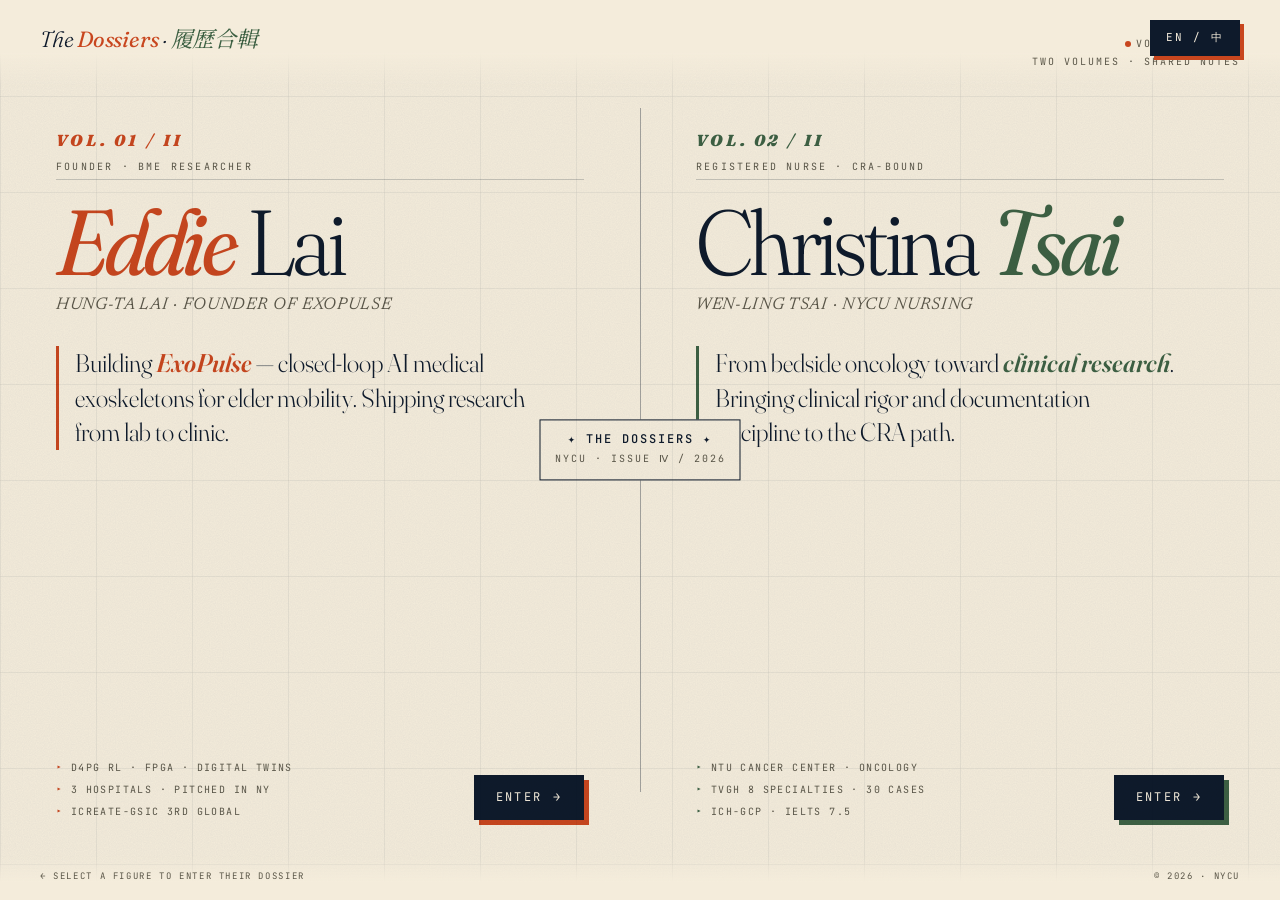
<file: index.html>
<!DOCTYPE html>
<html lang="en">
<head>
<meta charset="UTF-8">
<meta name="viewport" content="width=device-width, initial-scale=1">
<title>Dossiers · 履歷合輯 — Eddie Lai & Christina Tsai</title>
<link rel="preconnect" href="https://fonts.googleapis.com">
<link rel="preconnect" href="https://fonts.gstatic.com" crossorigin>
<link href="https://fonts.googleapis.com/css2?family=Fraunces:opsz,ital,wght@9..144,0,300;9..144,0,400;9..144,0,600;9..144,0,900;9..144,1,400&family=JetBrains+Mono:wght@300;400;500&family=Newsreader:ital,wght@0,300;0,400;1,400&family=Noto+Serif+TC:wght@300;400;600&display=swap" rel="stylesheet">
<style>
  :root {
    --ink: #0e1a2b;
    --paper: #f4ecdb;
    --eddie: #c8461e;
    --christina: #3d6043;
    --muted: #5a5648;
    --hair: rgba(14,26,43,.2);
  }
  * { box-sizing: border-box; margin: 0; padding: 0; }
  html, body { background: var(--paper); color: var(--ink); min-height: 100vh; }
  body {
    font-family: "Newsreader", "Noto Serif TC", Georgia, serif;
    position: relative;
    overflow-x: hidden;
  }
  html[lang="zh-Hant"] body { font-family: "Noto Serif TC", "Newsreader", serif; }

  /* grain + grid */
  body::before {
    content: "";
    position: fixed; inset: 0;
    pointer-events: none;
    background-image:
      url("data:image/svg+xml;utf8,<svg xmlns='http://www.w3.org/2000/svg' width='220' height='220'><filter id='n'><feTurbulence type='fractalNoise' baseFrequency='0.85' numOctaves='2' seed='5'/><feColorMatrix values='0 0 0 0 0.06  0 0 0 0 0.1 0 0 0 0 0.17  0 0 0 0.13 0'/></filter><rect width='100%' height='100%' filter='url(%23n)'/></svg>");
    mix-blend-mode: multiply;
    opacity: .5;
    z-index: 3;
  }
  body::after {
    content: "";
    position: fixed; inset: 0;
    pointer-events: none;
    background-image:
      linear-gradient(var(--hair) 1px, transparent 1px),
      linear-gradient(90deg, var(--hair) 1px, transparent 1px);
    background-size: 96px 96px;
    opacity: .28;
    z-index: 2;
  }

  /* ========== MASTHEAD ========== */
  .top {
    position: fixed;
    top: 0; left: 0; right: 0;
    z-index: 20;
    padding: 22px 40px 16px;
    display: flex;
    justify-content: space-between;
    align-items: baseline;
    background: linear-gradient(var(--paper) 60%, transparent);
    pointer-events: none;
  }
  .top > * { pointer-events: auto; }
  .title-mark {
    font-family: "Fraunces", "Noto Serif TC", serif;
    font-weight: 300;
    font-style: italic;
    font-size: 22px;
    letter-spacing: -.01em;
  }
  html[lang="zh-Hant"] .title-mark { font-style: normal; font-weight: 400; }
  .title-mark b { color: var(--eddie); font-weight: 400; }
  .title-mark i { color: var(--christina); font-weight: 400; font-style: italic; }
  .meta {
    font-family: "JetBrains Mono", monospace;
    font-size: 10px;
    letter-spacing: .2em;
    text-transform: uppercase;
    color: var(--muted);
    text-align: right;
    line-height: 1.8;
  }
  html[lang="zh-Hant"] .meta { font-family: "Noto Serif TC", monospace; letter-spacing: .08em; font-size: 11px; }
  .meta .dot {
    display: inline-block;
    width: 6px; height: 6px;
    border-radius: 50%;
    background: var(--eddie);
    margin-right: 5px;
    animation: pulse 2.2s ease-in-out infinite;
  }
  @keyframes pulse { 0%,100%{opacity:1} 50%{opacity:.3} }

  .lang-toggle {
    position: fixed;
    top: 20px;
    right: 40px;
    z-index: 30;
    background: var(--ink);
    color: var(--paper);
    border: none;
    padding: 10px 16px 11px;
    font-family: "JetBrains Mono", monospace;
    font-size: 11px;
    letter-spacing: .18em;
    cursor: pointer;
    box-shadow: 4px 4px 0 var(--eddie);
    transition: all .25s ease;
  }
  .lang-toggle:hover { transform: translate(-2px,-2px); box-shadow: 6px 6px 0 var(--eddie); }

  /* ========== SPLIT ========== */
  .split {
    display: grid;
    grid-template-columns: 1fr 1fr;
    min-height: 100vh;
    position: relative;
    z-index: 1;
  }
  .split::after {
    content: "";
    position: absolute;
    top: 12vh; bottom: 12vh;
    left: 50%;
    width: 1px;
    background: var(--ink);
    opacity: .35;
  }
  .center-seal {
    position: absolute;
    top: 50%;
    left: 50%;
    transform: translate(-50%, -50%);
    background: var(--paper);
    border: 1px solid var(--ink);
    padding: 10px 14px 12px;
    font-family: "JetBrains Mono", monospace;
    font-size: 10px;
    letter-spacing: .2em;
    color: var(--muted);
    text-align: center;
    white-space: nowrap;
    z-index: 5;
    line-height: 1.6;
  }
  html[lang="zh-Hant"] .center-seal { font-family: "Noto Serif TC", monospace; font-size: 11px; letter-spacing: .1em; }
  .center-seal b { color: var(--ink); font-weight: 500; display: block; font-size: 12px; margin-bottom: 2px; }

  .card {
    padding: 130px 56px 80px;
    display: flex;
    flex-direction: column;
    justify-content: space-between;
    position: relative;
    cursor: pointer;
    transition: background .6s ease;
    text-decoration: none;
    color: var(--ink);
    overflow: hidden;
  }
  .card::before {
    content: "";
    position: absolute;
    inset: 0;
    background: radial-gradient(circle at 50% 55%, var(--tint) 0%, transparent 60%);
    opacity: 0;
    transition: opacity .7s ease;
    pointer-events: none;
  }
  .card:hover::before { opacity: .18; }
  .card.eddie { --tint: var(--eddie); }
  .card.christina { --tint: var(--christina); }

  .card-top { position: relative; z-index: 2; }
  .card-num {
    font-family: "Fraunces", serif;
    font-weight: 900;
    font-style: italic;
    font-size: 16px;
    color: var(--tint);
    letter-spacing: .2em;
    margin-bottom: 10px;
  }
  .card-label {
    font-family: "JetBrains Mono", monospace;
    font-size: 10px;
    letter-spacing: .22em;
    text-transform: uppercase;
    color: var(--muted);
    padding-bottom: 6px;
    border-bottom: 1px solid var(--hair);
    margin-bottom: 22px;
  }
  html[lang="zh-Hant"] .card-label { font-family: "Noto Serif TC", monospace; letter-spacing: .12em; font-size: 11px; }

  .name {
    font-family: "Fraunces", "Noto Serif TC", serif;
    font-variation-settings: "opsz" 144, "SOFT" 50;
    font-weight: 300;
    font-size: clamp(56px, 7.2vw, 118px);
    line-height: .88;
    letter-spacing: -.035em;
    margin-bottom: 14px;
    transition: transform .7s cubic-bezier(.2,.7,.2,1);
  }
  html[lang="zh-Hant"] .name {
    font-family: "Noto Serif TC", serif;
    font-weight: 300;
    letter-spacing: .03em;
    font-size: clamp(52px, 6.6vw, 108px);
  }
  .name em {
    font-style: italic;
    font-weight: 400;
    color: var(--tint);
  }
  html[lang="zh-Hant"] .name em { font-style: normal; font-weight: 600; }
  .card:hover .name { transform: translateX(6px); }

  .role {
    font-family: "Newsreader", "Noto Serif TC", serif;
    font-style: italic;
    font-size: 17px;
    color: var(--muted);
    margin-bottom: 32px;
    letter-spacing: .04em;
    text-transform: uppercase;
  }
  html[lang="zh-Hant"] .role { font-style: normal; text-transform: none; letter-spacing: .1em; font-size: 16px; }

  .pitch {
    font-family: "Fraunces", "Noto Serif TC", serif;
    font-variation-settings: "opsz" 144;
    font-weight: 300;
    font-size: clamp(20px, 2vw, 26px);
    line-height: 1.35;
    max-width: 480px;
    padding-left: 16px;
    border-left: 3px solid var(--tint);
    margin-bottom: 34px;
  }
  html[lang="zh-Hant"] .pitch {
    font-family: "Noto Serif TC", serif;
    font-weight: 400;
    line-height: 1.6;
    font-size: clamp(17px, 1.7vw, 21px);
  }
  .pitch b { color: var(--tint); font-weight: 600; font-style: italic; }
  html[lang="zh-Hant"] .pitch b { font-style: normal; }

  .card-bottom {
    position: relative;
    z-index: 2;
    display: flex;
    justify-content: space-between;
    align-items: flex-end;
    gap: 24px;
  }
  .highlights {
    display: flex;
    flex-direction: column;
    gap: 5px;
    font-family: "JetBrains Mono", monospace;
    font-size: 10px;
    letter-spacing: .14em;
    text-transform: uppercase;
    color: var(--muted);
    max-width: 60%;
    line-height: 1.7;
  }
  html[lang="zh-Hant"] .highlights {
    font-family: "Noto Serif TC", monospace;
    letter-spacing: .05em;
    font-size: 12px;
    text-transform: none;
  }
  .highlights span::before {
    content: "▸ ";
    color: var(--tint);
  }

  .enter {
    display: inline-flex;
    align-items: center;
    gap: 10px;
    font-family: "JetBrains Mono", monospace;
    font-size: 12px;
    letter-spacing: .2em;
    text-transform: uppercase;
    padding: 14px 22px 15px;
    background: var(--ink);
    color: var(--paper);
    box-shadow: 5px 5px 0 var(--tint);
    transition: all .3s ease;
    white-space: nowrap;
  }
  html[lang="zh-Hant"] .enter { font-family: "Noto Serif TC", monospace; font-size: 13px; letter-spacing: .1em; }
  .card:hover .enter {
    transform: translate(-3px, -3px);
    box-shadow: 8px 8px 0 var(--tint);
  }
  .enter .arrow { transition: transform .3s ease; }
  .card:hover .enter .arrow { transform: translateX(4px); }

  /* ========== FOOTER ========== */
  .foot {
    position: fixed;
    bottom: 0; left: 0; right: 0;
    z-index: 20;
    padding: 14px 40px 18px;
    display: flex;
    justify-content: space-between;
    font-family: "JetBrains Mono", monospace;
    font-size: 9px;
    letter-spacing: .18em;
    text-transform: uppercase;
    color: var(--muted);
    background: linear-gradient(transparent, var(--paper) 60%);
    pointer-events: none;
  }
  html[lang="zh-Hant"] .foot { font-family: "Noto Serif TC", monospace; letter-spacing: .08em; font-size: 10px; text-transform: none; }
  .foot > * { pointer-events: auto; }

  /* ========== RESPONSIVE ========== */
  @media (max-width: 900px) {
    .split { grid-template-columns: 1fr; }
    .split::after { display: none; }
    .center-seal { display: none; }
    .card { padding: 110px 32px 60px; min-height: 100vh; border-bottom: 1px solid var(--ink); }
    .card.christina { border-bottom: none; }
    .top { padding: 18px 24px 12px; }
    .lang-toggle { top: 16px; right: 24px; }
    .foot { padding: 12px 24px 14px; font-size: 8px; }
  }
</style>
</head>
<body>

<header class="top">
  <div class="title-mark" data-zh="<b>履歷</b> 合輯 · <i>The Dossiers</i>">The <b>Dossiers</b> · <i>履歷合輯</i></div>
  <div class="meta">
    <span class="dot"></span>VOL. I / 2026<br>
    <span data-zh="兩份履歷 · 共同筆記">TWO VOLUMES · SHARED NOTES</span>
  </div>
</header>

<button class="lang-toggle" id="langToggle"><span class="curr">EN</span> / 中</button>

<main class="split">

  <a class="card eddie" href="eddie.html">
    <div class="card-top">
      <div class="card-num">VOL. 01 / II</div>
      <div class="card-label" data-zh="創辦人 · 生醫工程研究者">Founder · BME Researcher</div>
      <div class="name" data-zh="賴<em>宏達</em>"><em>Eddie</em> Lai</div>
      <div class="role" data-zh="賴宏達 · Founder of ExoPulse">Hung-Ta Lai · Founder of ExoPulse</div>
      <p class="pitch" data-zh="正在打造 <b>ExoPulse</b> — 面向長者行動力的閉環式 AI 醫療外骨骼。從實驗室推進到臨床。">
        Building <b>ExoPulse</b> — closed-loop AI medical exoskeletons for elder mobility. Shipping research from lab to clinic.
      </p>
    </div>
    <div class="card-bottom">
      <div class="highlights">
        <span data-zh="D4PG 強化學習 · FPGA · 數位分身">D4PG RL · FPGA · Digital Twins</span>
        <span data-zh="3 間醫院合作 · Pitch in NY">3 Hospitals · Pitched in NY</span>
        <span data-zh="iCREATE-GSIC 全球第三">iCREATE-GSIC 3rd Global</span>
      </div>
      <span class="enter">
        <span data-zh="閱讀">Enter</span>
        <span class="arrow">→</span>
      </span>
    </div>
  </a>

  <a class="card christina" href="christina.html">
    <div class="card-top">
      <div class="card-num">VOL. 02 / II</div>
      <div class="card-label" data-zh="註冊護理師 · 邁向 CRA">Registered Nurse · CRA-Bound</div>
      <div class="name" data-zh="蔡<em>汶伶</em>">Christina <em>Tsai</em></div>
      <div class="role" data-zh="蔡汶伶 · 陽明交大護理">Wen-Ling Tsai · NYCU Nursing</div>
      <p class="pitch" data-zh="從腫瘤科臨床護理出發，邁向 <b>臨床研究</b>。將臨床嚴謹與文件紀律帶入 CRA 之路。">
        From bedside oncology toward <b>clinical research</b>. Bringing clinical rigor and documentation discipline to the CRA path.
      </p>
    </div>
    <div class="card-bottom">
      <div class="highlights">
        <span data-zh="台大癌醫中心 · 腫瘤外科">NTU Cancer Center · Oncology</span>
        <span data-zh="北榮 8 科輪調 · 約 30 位個案">TVGH 8 Specialties · 30 Cases</span>
        <span data-zh="ICH-GCP · IELTS 7.5">ICH-GCP · IELTS 7.5</span>
      </div>
      <span class="enter">
        <span data-zh="閱讀">Enter</span>
        <span class="arrow">→</span>
      </span>
    </div>
  </a>

  <div class="center-seal">
    <b data-zh="✦ 履歷合輯 ✦">✦ THE DOSSIERS ✦</b>
    <span data-zh="NYCU · 2026 第四期">NYCU · ISSUE Ⅳ / 2026</span>
  </div>

</main>

<footer class="foot">
  <span data-zh="← 選擇人物以進入其 dossier">← Select a figure to enter their dossier</span>
  <span>© 2026 · NYCU</span>
</footer>

<script>
  // Language toggle — shared with sub-pages via localStorage
  const translatable = document.querySelectorAll('[data-zh]');
  translatable.forEach(el => { el.dataset.en = el.innerHTML; });

  const toggle = document.getElementById('langToggle');

  function setLang(lang) {
    translatable.forEach(el => {
      el.innerHTML = el.dataset[lang === 'zh' ? 'zh' : 'en'];
    });
    document.documentElement.lang = lang === 'zh' ? 'zh-Hant' : 'en';
    toggle.innerHTML = lang === 'zh'
      ? 'EN / <span class="curr">中</span>'
      : '<span class="curr">EN</span> / 中';
    try { localStorage.setItem('lang', lang); } catch(e) {}
  }

  toggle.addEventListener('click', () => {
    const curr = document.documentElement.lang === 'zh-Hant' ? 'zh' : 'en';
    setLang(curr === 'en' ? 'zh' : 'en');
  });

  try {
    const saved = localStorage.getItem('lang');
    if (saved === 'zh') setLang('zh');
  } catch(e) {}
</script>
</body>
</html>
</file>
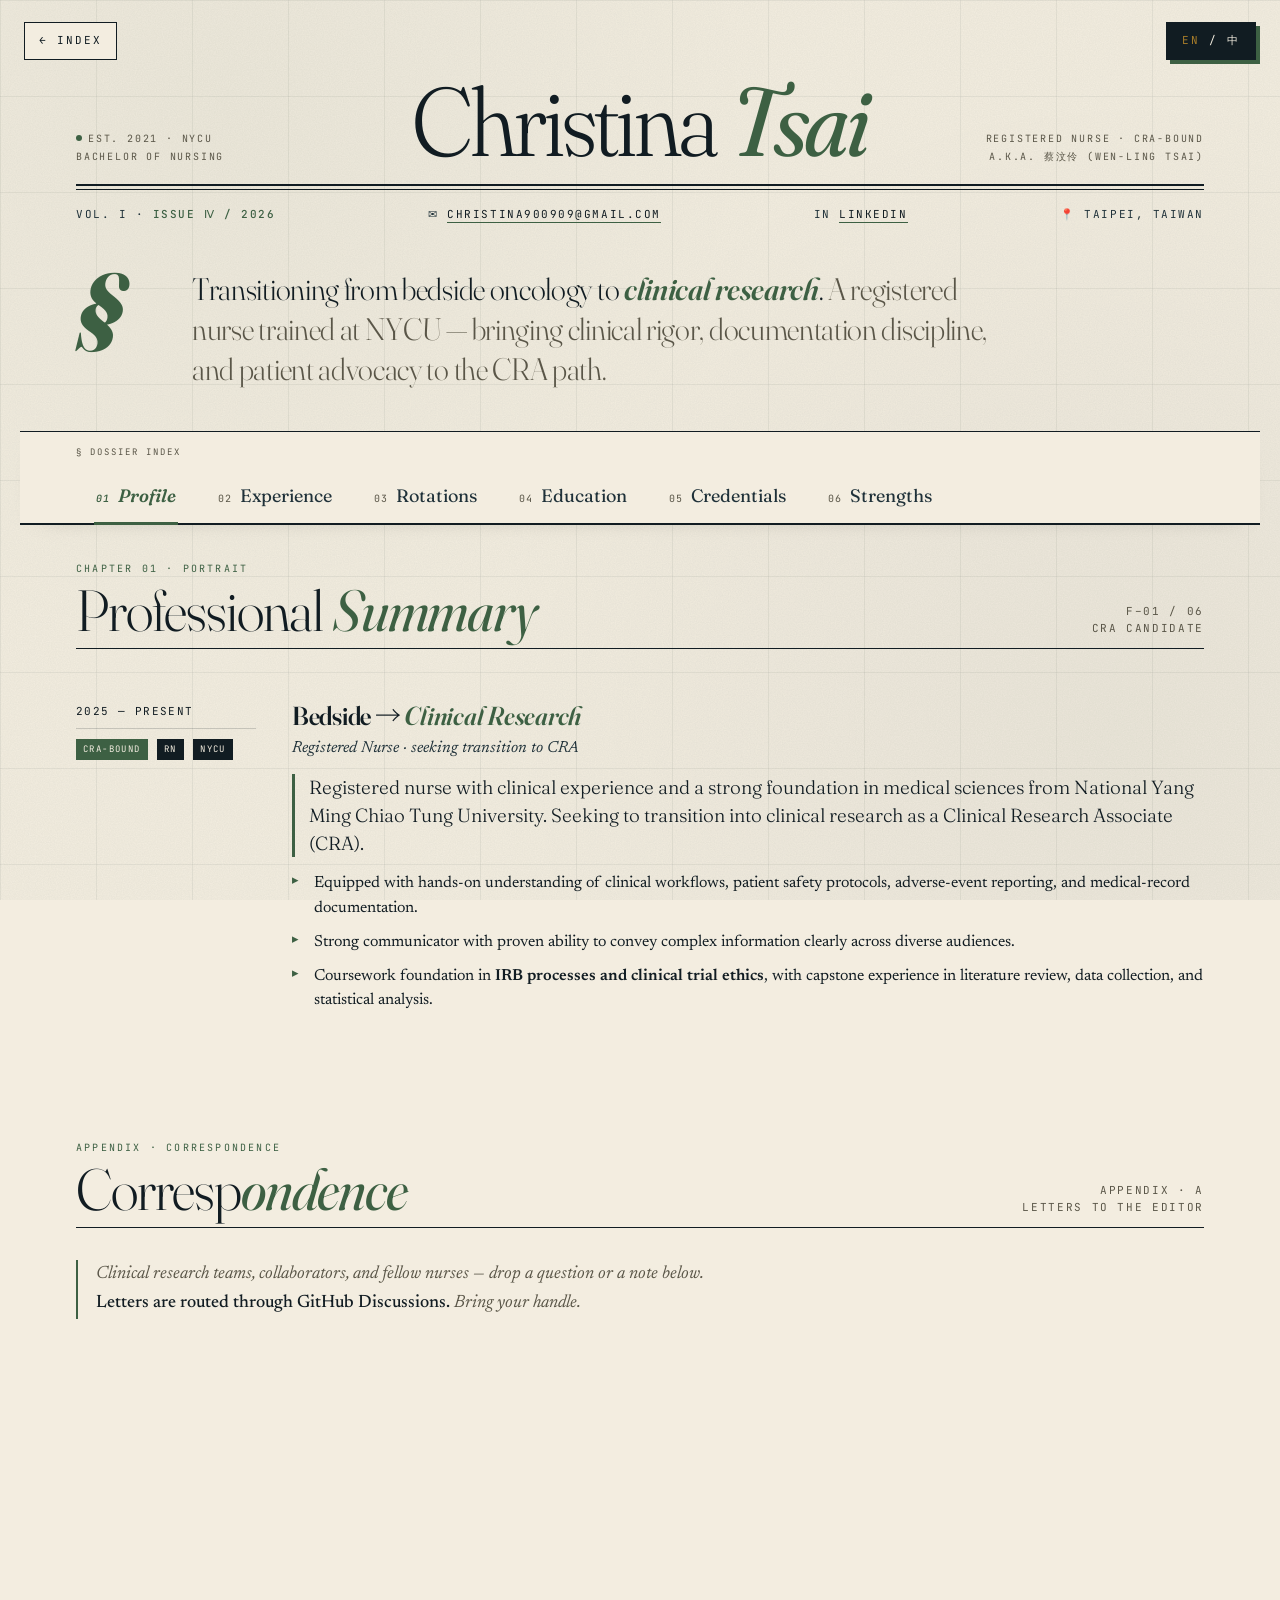
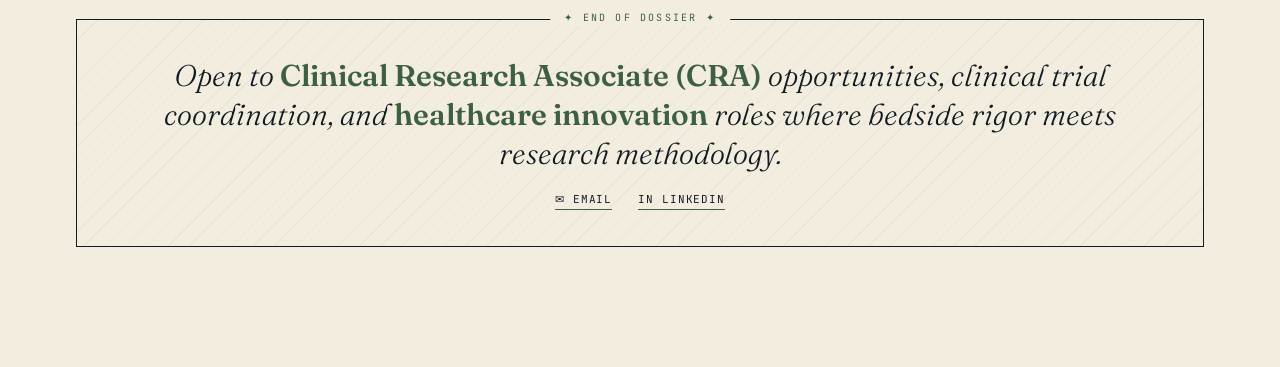
<file: christina.html>
<!DOCTYPE html>
<html lang="en">
<head>
<meta charset="UTF-8">
<meta name="viewport" content="width=device-width, initial-scale=1">
<title>Christina Tsai (蔡汶伶) — Clinical Dossier</title>
<link rel="preconnect" href="https://fonts.googleapis.com">
<link rel="preconnect" href="https://fonts.gstatic.com" crossorigin>
<link href="https://fonts.googleapis.com/css2?family=Fraunces:opsz,ital,wght@9..144,0,300;9..144,0,400;9..144,0,600;9..144,0,900;9..144,1,400&family=Newsreader:ital,wght@0,300;0,400;0,500;1,400&family=JetBrains+Mono:wght@300;400;500&family=Noto+Serif+TC:wght@300;400;600;900&display=swap" rel="stylesheet">
<style>
  :root {
    --ink: #111c22;
    --ink-2: #1f3139;
    --paper: #f3ede0;
    --paper-2: #e8dfca;
    --accent: #3d6043;       /* deep forest — Christina's signature */
    --accent-2: #a87d2a;     /* brass */
    --muted: #5a5648;
    --hair: rgba(17,28,34,.18);
  }

  * { box-sizing: border-box; margin: 0; padding: 0; }
  html, body { background: var(--paper); color: var(--ink); }
  body {
    font-family: "Newsreader", "Noto Serif TC", Georgia, serif;
    font-size: 17px;
    line-height: 1.55;
    font-weight: 400;
    min-height: 100vh;
    position: relative;
    overflow-x: hidden;
  }
  html[lang="zh-Hant"] body {
    font-family: "Noto Serif TC", "Newsreader", Georgia, serif;
    font-size: 16.5px;
    line-height: 1.7;
  }

  body::before {
    content: "";
    position: fixed; inset: 0;
    pointer-events: none;
    background-image:
      radial-gradient(circle at 18% 12%, rgba(61,96,67,.07), transparent 42%),
      radial-gradient(circle at 88% 82%, rgba(17,28,34,.07), transparent 48%),
      url("data:image/svg+xml;utf8,<svg xmlns='http://www.w3.org/2000/svg' width='220' height='220'><filter id='n'><feTurbulence type='fractalNoise' baseFrequency='0.85' numOctaves='2' seed='7'/><feColorMatrix values='0 0 0 0 0.06  0 0 0 0 0.12 0 0 0 0 0.09  0 0 0 0.13 0'/></filter><rect width='100%' height='100%' filter='url(%23n)'/></svg>");
    mix-blend-mode: multiply;
    opacity: .5;
    z-index: 1;
  }
  body::after {
    content: "";
    position: fixed; inset: 0;
    pointer-events: none;
    background-image:
      linear-gradient(var(--hair) 1px, transparent 1px),
      linear-gradient(90deg, var(--hair) 1px, transparent 1px);
    background-size: 96px 96px;
    opacity: .32;
    z-index: 0;
  }

  .shell {
    position: relative;
    z-index: 2;
    max-width: 1240px;
    margin: 0 auto;
    padding: 48px 56px 120px;
  }

  /* ============ TOP BAR (back + lang) ============ */
  .top-bar {
    position: fixed;
    top: 22px;
    left: 0; right: 0;
    z-index: 50;
    display: flex;
    justify-content: space-between;
    padding: 0 24px;
    pointer-events: none;
  }
  .top-bar > * { pointer-events: auto; }
  .back-link {
    background: var(--paper);
    color: var(--ink);
    border: 1px solid var(--ink);
    padding: 9px 14px 10px;
    font-family: "JetBrains Mono", monospace;
    font-size: 11px;
    letter-spacing: .18em;
    text-transform: uppercase;
    text-decoration: none;
    transition: all .25s ease;
  }
  .back-link:hover {
    background: var(--ink);
    color: var(--paper);
  }
  html[lang="zh-Hant"] .back-link {
    font-family: "Noto Serif TC", monospace;
    font-size: 12px;
    letter-spacing: .08em;
  }
  .lang-toggle {
    background: var(--ink);
    color: var(--paper);
    border: none;
    padding: 10px 16px 11px;
    font-family: "JetBrains Mono", monospace;
    font-size: 11px;
    letter-spacing: .18em;
    cursor: pointer;
    box-shadow: 4px 4px 0 var(--accent);
    transition: transform .25s ease, box-shadow .25s ease;
  }
  .lang-toggle:hover { transform: translate(-2px,-2px); box-shadow: 6px 6px 0 var(--accent); }
  .lang-toggle:active { transform: translate(2px,2px); box-shadow: 2px 2px 0 var(--accent); }
  .lang-toggle .curr { color: var(--accent-2); }

  /* ============ MASTHEAD ============ */
  .masthead {
    display: grid;
    grid-template-columns: 1fr auto 1fr;
    align-items: end;
    gap: 24px;
    padding-top: 30px;
    padding-bottom: 18px;
    border-bottom: 2px solid var(--ink);
    position: relative;
  }
  .masthead::after {
    content: "";
    position: absolute;
    left: 0; right: 0; bottom: -6px;
    border-bottom: 1px solid var(--ink);
  }
  .mast-meta {
    font-family: "JetBrains Mono", monospace;
    font-size: 10px;
    letter-spacing: .18em;
    text-transform: uppercase;
    color: var(--muted);
    line-height: 1.8;
  }
  html[lang="zh-Hant"] .mast-meta {
    font-family: "Noto Serif TC", monospace;
    letter-spacing: .08em;
    font-size: 11px;
  }
  .mast-meta.right { text-align: right; }
  .mast-meta .dot {
    display: inline-block;
    width: 6px; height: 6px;
    background: var(--accent);
    border-radius: 50%;
    margin-right: 6px;
    transform: translateY(-1px);
    animation: pulse 2.2s ease-in-out infinite;
  }
  @keyframes pulse { 0%,100%{opacity:1} 50%{opacity:.3} }

  .wordmark {
    font-family: "Fraunces", "Noto Serif TC", serif;
    font-variation-settings: "opsz" 144, "SOFT" 50;
    font-weight: 300;
    font-size: clamp(52px, 7.6vw, 104px);
    line-height: .9;
    letter-spacing: -.03em;
    text-align: center;
    white-space: nowrap;
  }
  html[lang="zh-Hant"] .wordmark {
    font-family: "Noto Serif TC", "Fraunces", serif;
    font-weight: 300;
    letter-spacing: .04em;
  }
  .wordmark em {
    font-style: italic;
    font-weight: 400;
    color: var(--accent);
  }
  html[lang="zh-Hant"] .wordmark em { font-style: normal; font-weight: 600; }

  .subline {
    margin-top: 20px;
    display: flex;
    justify-content: space-between;
    align-items: baseline;
    flex-wrap: wrap;
    gap: 12px;
    font-family: "JetBrains Mono", monospace;
    font-size: 11px;
    letter-spacing: .14em;
    text-transform: uppercase;
    color: var(--ink-2);
  }
  html[lang="zh-Hant"] .subline {
    font-family: "Noto Serif TC", monospace;
    letter-spacing: .04em;
  }
  .subline .issue { color: var(--accent); font-weight: 500; }

  /* ============ TAGLINE ============ */
  .tagline {
    margin: 46px 0 42px;
    display: grid;
    grid-template-columns: 80px 1fr;
    gap: 36px;
    align-items: start;
  }
  .tagline .num {
    font-family: "Fraunces", serif;
    font-weight: 900;
    font-size: 86px;
    line-height: .8;
    color: var(--accent);
    font-style: italic;
  }
  .tagline p {
    font-family: "Fraunces", "Noto Serif TC", serif;
    font-variation-settings: "opsz" 144;
    font-weight: 300;
    font-size: clamp(22px, 2.5vw, 31px);
    line-height: 1.3;
    letter-spacing: -.01em;
    max-width: 820px;
  }
  html[lang="zh-Hant"] .tagline p {
    font-family: "Noto Serif TC", "Fraunces", serif;
    line-height: 1.55;
    font-weight: 400;
  }
  .tagline p b { font-weight: 600; font-style: italic; color: var(--accent); }
  html[lang="zh-Hant"] .tagline p b { font-style: normal; }
  .tagline p .thin { color: var(--muted); }

  /* ============ TABS ============ */
  .tabs {
    position: sticky;
    top: 0;
    z-index: 20;
    background: var(--paper);
    padding: 14px 0 0;
    margin: 0 -56px 36px;
    padding-left: 56px;
    padding-right: 56px;
    border-top: 1px solid var(--ink);
    border-bottom: 2px solid var(--ink);
    box-shadow: 0 10px 24px -24px rgba(17,28,34,.5);
  }
  .tabs::before {
    content: "§ DOSSIER INDEX";
    display: block;
    font-family: "JetBrains Mono", monospace;
    font-size: 9px;
    letter-spacing: .22em;
    color: var(--muted);
    margin-bottom: 10px;
  }
  html[lang="zh-Hant"] .tabs::before {
    content: "§ 內容索引";
    font-family: "Noto Serif TC", monospace;
    font-size: 11px;
    letter-spacing: .2em;
  }
  .tab-list {
    display: flex;
    flex-wrap: wrap;
    gap: 2px;
    list-style: none;
    position: relative;
  }
  .tab-btn {
    appearance: none;
    background: transparent;
    border: none;
    color: var(--ink-2);
    font-family: "Fraunces", "Noto Serif TC", serif;
    font-weight: 400;
    font-size: 18px;
    padding: 14px 20px 16px;
    cursor: pointer;
    position: relative;
    transition: color .35s ease;
    display: flex;
    align-items: baseline;
    gap: 8px;
  }
  html[lang="zh-Hant"] .tab-btn {
    font-family: "Noto Serif TC", serif;
    letter-spacing: .05em;
  }
  .tab-btn .idx {
    font-family: "JetBrains Mono", monospace;
    font-size: 10px;
    color: var(--muted);
    letter-spacing: .1em;
  }
  .tab-btn:hover { color: var(--accent); }
  .tab-btn::after {
    content: "";
    position: absolute;
    left: 18px; right: 18px; bottom: -2px;
    height: 3px;
    background: var(--accent);
    transform: scaleX(0);
    transform-origin: left center;
    transition: transform .45s cubic-bezier(.7,.1,.2,1);
  }
  .tab-btn.active { color: var(--accent); font-style: italic; font-weight: 600; }
  html[lang="zh-Hant"] .tab-btn.active { font-style: normal; font-weight: 700; }
  .tab-btn.active .idx { color: var(--accent); }
  .tab-btn.active::after { transform: scaleX(1); }

  /* ============ PANELS ============ */
  .panels { position: relative; }
  .panel { display: none; animation: rise .7s cubic-bezier(.2,.7,.2,1) both; }
  .panel.active { display: block; }
  @keyframes rise {
    0% { opacity: 0; transform: translateY(18px); filter: blur(4px); }
    100% { opacity: 1; transform: none; filter: none; }
  }
  .panel > * { animation: rise .7s cubic-bezier(.2,.7,.2,1) both; }
  .panel > *:nth-child(1) { animation-delay: .05s; }
  .panel > *:nth-child(2) { animation-delay: .15s; }
  .panel > *:nth-child(3) { animation-delay: .25s; }
  .panel > *:nth-child(4) { animation-delay: .35s; }
  .panel > *:nth-child(5) { animation-delay: .45s; }

  .sec-head {
    display: grid;
    grid-template-columns: auto 1fr auto;
    align-items: end;
    gap: 24px;
    padding-bottom: 10px;
    margin-bottom: 28px;
    border-bottom: 1px solid var(--ink);
  }
  .sec-head .kicker {
    font-family: "JetBrains Mono", monospace;
    font-size: 10px;
    letter-spacing: .22em;
    color: var(--accent);
    text-transform: uppercase;
    display: block;
    margin-bottom: 6px;
  }
  html[lang="zh-Hant"] .sec-head .kicker {
    font-family: "Noto Serif TC", monospace;
    font-size: 12px;
    letter-spacing: .18em;
  }
  .sec-head h2 {
    font-family: "Fraunces", "Noto Serif TC", serif;
    font-variation-settings: "opsz" 144;
    font-weight: 300;
    font-size: clamp(36px, 5vw, 58px);
    line-height: .95;
    letter-spacing: -.02em;
  }
  html[lang="zh-Hant"] .sec-head h2 {
    font-family: "Noto Serif TC", serif;
    font-weight: 400;
    letter-spacing: .04em;
  }
  .sec-head h2 em { font-style: italic; color: var(--accent); font-weight: 400; }
  html[lang="zh-Hant"] .sec-head h2 em { font-style: normal; font-weight: 600; }
  .sec-head .folio {
    font-family: "JetBrains Mono", monospace;
    font-size: 11px;
    color: var(--muted);
    letter-spacing: .15em;
    text-align: right;
    line-height: 1.6;
  }
  html[lang="zh-Hant"] .sec-head .folio {
    font-family: "Noto Serif TC", monospace;
    letter-spacing: .08em;
  }

  .block {
    display: grid;
    grid-template-columns: 180px 1fr;
    gap: 36px;
    padding: 24px 0 28px;
    border-bottom: 1px dashed var(--hair);
  }
  .block:last-child { border-bottom: none; }
  .block-side {
    font-family: "JetBrains Mono", monospace;
    font-size: 10px;
    letter-spacing: .14em;
    text-transform: uppercase;
    color: var(--muted);
    line-height: 1.9;
  }
  html[lang="zh-Hant"] .block-side {
    font-family: "Noto Serif TC", monospace;
    font-size: 12px;
    letter-spacing: .06em;
  }
  .block-side .date {
    display: block;
    color: var(--ink);
    font-size: 11px;
    margin-bottom: 8px;
    padding-bottom: 6px;
    border-bottom: 1px solid var(--hair);
  }
  html[lang="zh-Hant"] .block-side .date { font-size: 13px; }
  .block-side .tag {
    display: inline-block;
    padding: 2px 7px;
    background: var(--ink);
    color: var(--paper);
    margin: 2px 2px 2px 0;
    font-size: 9px;
  }
  html[lang="zh-Hant"] .block-side .tag { font-size: 11px; padding: 2px 8px; }
  .block-side .tag.accent { background: var(--accent); }

  .block-body h3 {
    font-family: "Fraunces", "Noto Serif TC", serif;
    font-variation-settings: "opsz" 144;
    font-weight: 600;
    font-size: 26px;
    line-height: 1.18;
    letter-spacing: -.01em;
    margin-bottom: 4px;
  }
  html[lang="zh-Hant"] .block-body h3 {
    font-family: "Noto Serif TC", serif;
    letter-spacing: .02em;
  }
  .block-body h3 em { font-style: italic; color: var(--accent); }
  html[lang="zh-Hant"] .block-body h3 em { font-style: normal; }
  .block-body .role {
    font-family: "Newsreader", "Noto Serif TC", serif;
    font-style: italic;
    color: var(--ink-2);
    font-size: 16px;
    margin-bottom: 14px;
  }
  html[lang="zh-Hant"] .block-body .role { font-style: normal; font-size: 15px; }
  .block-body .lede {
    font-family: "Fraunces", "Noto Serif TC", serif;
    font-weight: 300;
    font-size: 19px;
    line-height: 1.45;
    color: var(--ink);
    margin-bottom: 14px;
    padding-left: 14px;
    border-left: 3px solid var(--accent);
  }
  html[lang="zh-Hant"] .block-body .lede {
    font-family: "Noto Serif TC", serif;
    font-weight: 400;
    font-size: 17px;
    line-height: 1.65;
  }
  .block-body ul { list-style: none; padding: 0; }
  .block-body li {
    position: relative;
    padding-left: 22px;
    margin-bottom: 9px;
    font-size: 16px;
    line-height: 1.55;
  }
  html[lang="zh-Hant"] .block-body li { font-size: 15.5px; line-height: 1.75; }
  .block-body li::before {
    content: "▸";
    position: absolute;
    left: 0; top: 0;
    color: var(--accent);
    font-size: 13px;
  }
  .block-body li b { color: var(--ink); font-weight: 600; }

  a {
    color: var(--ink);
    text-decoration: none;
    border-bottom: 1px solid var(--accent);
    padding-bottom: 1px;
    transition: all .25s ease;
  }
  a:hover { color: var(--accent); background: rgba(61,96,67,.1); }

  .sub-role {
    margin-top: 22px;
    padding-top: 14px;
    border-top: 1px dotted var(--hair);
  }
  .sub-role:first-child { margin-top: 0; padding-top: 0; border-top: none; }
  .sub-role h4 {
    font-family: "Fraunces", "Noto Serif TC", serif;
    font-weight: 600;
    font-style: italic;
    font-size: 19px;
    color: var(--ink);
    margin-bottom: 8px;
  }
  html[lang="zh-Hant"] .sub-role h4 {
    font-family: "Noto Serif TC", serif;
    font-style: normal;
    font-size: 17px;
  }
  .sub-role h4::before {
    content: "❋ ";
    color: var(--accent-2);
    font-style: normal;
  }

  /* SKILLS GRID */
  .skills-grid {
    display: grid;
    grid-template-columns: repeat(auto-fit, minmax(280px, 1fr));
    gap: 2px;
    background: var(--ink);
    border: 1px solid var(--ink);
    margin: 8px 0 40px;
  }
  .skill-card {
    background: var(--paper);
    padding: 22px 24px 26px;
    position: relative;
  }
  .skill-card::before {
    content: attr(data-num);
    position: absolute;
    top: 16px; right: 18px;
    font-family: "JetBrains Mono", monospace;
    font-size: 10px;
    color: var(--muted);
    letter-spacing: .1em;
  }
  .skill-card h4 {
    font-family: "JetBrains Mono", monospace;
    font-size: 10px;
    letter-spacing: .22em;
    text-transform: uppercase;
    color: var(--accent);
    margin-bottom: 10px;
  }
  html[lang="zh-Hant"] .skill-card h4 {
    font-family: "Noto Serif TC", monospace;
    font-size: 12px;
    letter-spacing: .14em;
  }
  .skill-card p {
    font-family: "Fraunces", "Noto Serif TC", serif;
    font-weight: 400;
    font-size: 16.5px;
    line-height: 1.45;
    color: var(--ink);
  }
  html[lang="zh-Hant"] .skill-card p {
    font-family: "Noto Serif TC", serif;
    font-size: 15.5px;
    line-height: 1.65;
  }
  .skill-card p em { font-style: italic; color: var(--ink-2); }
  html[lang="zh-Hant"] .skill-card p em { font-style: normal; color: var(--muted); }

  /* CERT LIST */
  .cert-list { list-style: none; padding: 0; margin-top: 8px; }
  .cert-list li {
    display: grid;
    grid-template-columns: 56px 1fr auto;
    gap: 18px;
    padding: 16px 0;
    border-bottom: 1px solid var(--hair);
    align-items: baseline;
  }
  .cert-list li:last-child { border-bottom: none; }
  .cert-list .glyph {
    font-family: "Fraunces", serif;
    font-style: italic;
    font-weight: 900;
    font-size: 28px;
    color: var(--accent);
    line-height: 1;
  }
  .cert-list .body h4 {
    font-family: "Fraunces", "Noto Serif TC", serif;
    font-weight: 600;
    font-size: 18px;
    line-height: 1.2;
    margin-bottom: 2px;
  }
  html[lang="zh-Hant"] .cert-list .body h4 {
    font-family: "Noto Serif TC", serif;
    font-size: 16.5px;
  }
  .cert-list .body p {
    font-size: 14.5px;
    color: var(--ink-2);
    font-style: italic;
  }
  html[lang="zh-Hant"] .cert-list .body p { font-style: normal; }
  .cert-list .date {
    font-family: "JetBrains Mono", monospace;
    font-size: 11px;
    color: var(--muted);
    letter-spacing: .1em;
  }

  /* COLOPHON */
  .colophon {
    margin-top: 80px;
    padding: 36px 40px;
    border: 1px solid var(--ink);
    position: relative;
    background: repeating-linear-gradient(135deg, transparent 0 14px, rgba(17,28,34,.035) 14px 15px);
  }
  .colophon::before {
    content: "✦ END OF DOSSIER ✦";
    position: absolute;
    top: -10px; left: 50%;
    transform: translateX(-50%);
    background: var(--paper);
    padding: 0 14px;
    font-family: "JetBrains Mono", monospace;
    font-size: 10px;
    letter-spacing: .22em;
    color: var(--accent);
  }
  html[lang="zh-Hant"] .colophon::before {
    content: "✦ 全文完 ✦";
    font-family: "Noto Serif TC", monospace;
    font-size: 12px;
    letter-spacing: .2em;
  }
  .colophon h3 {
    font-family: "Fraunces", "Noto Serif TC", serif;
    font-weight: 300;
    font-style: italic;
    font-size: clamp(22px, 3vw, 30px);
    line-height: 1.3;
    text-align: center;
    margin-bottom: 14px;
  }
  html[lang="zh-Hant"] .colophon h3 {
    font-family: "Noto Serif TC", serif;
    font-style: normal;
    font-weight: 400;
    line-height: 1.6;
  }
  .colophon h3 b { font-style: normal; font-weight: 600; color: var(--accent); }
  .colophon .links {
    display: flex;
    flex-wrap: wrap;
    justify-content: center;
    gap: 14px 26px;
    font-family: "JetBrains Mono", monospace;
    font-size: 11px;
    letter-spacing: .08em;
    text-transform: uppercase;
    margin-top: 18px;
  }
  html[lang="zh-Hant"] .colophon .links { font-family: "Noto Serif TC", monospace; font-size: 12px; }

  /* RESPONSIVE */
  @media (max-width: 820px) {
    .shell { padding: 70px 22px 80px; }
    .tabs { margin: 0 -22px 28px; padding-left: 22px; padding-right: 22px; }
    .masthead { grid-template-columns: 1fr; text-align: center; padding-top: 10px; }
    .mast-meta, .mast-meta.right { text-align: center; }
    .wordmark { font-size: 46px; white-space: normal; }
    .tagline { grid-template-columns: 1fr; gap: 10px; }
    .tagline .num { font-size: 58px; }
    .block { grid-template-columns: 1fr; gap: 14px; }
    .block-side { display: flex; flex-wrap: wrap; gap: 8px; }
    .block-side .date { border: none; padding: 0; margin: 0; }
    .sec-head { grid-template-columns: 1fr; }
    .sec-head .folio { text-align: left; }
    .tab-btn { font-size: 15px; padding: 10px 12px 12px; }
    .top-bar { top: 12px; padding: 0 14px; }
    .back-link, .lang-toggle { padding: 8px 12px; font-size: 10px; }
    .cert-list li { grid-template-columns: 40px 1fr; }
    .cert-list .date { grid-column: 2; }
  }

  /* PRINT */
  @media print {
    @page { size: A4; margin: 14mm 14mm; }
    body { background: #fff; font-size: 10pt; color: #000; }
    body::before, body::after { display: none; }
    .shell { padding: 0; max-width: none; }
    .tabs, .top-bar { display: none; }
    .panel { display: block !important; animation: none; page-break-inside: avoid; margin-bottom: 14pt; }
    .panel > * { animation: none; }
    a { color: var(--accent); border-bottom: none; }
    .tagline .num, .cert-list .glyph, .sec-head .kicker, .skill-card h4 { color: var(--accent); }
  }
</style>
</head>
<body>

<div class="top-bar">
  <a class="back-link" href="index.html" data-zh="← 返回首頁">← INDEX</a>
  <button class="lang-toggle" id="langToggle" aria-label="Toggle language">
    <span class="curr">EN</span> / 中
  </button>
</div>

<div class="shell">

  <!-- ============ MASTHEAD ============ -->
  <header class="masthead">
    <div class="mast-meta" data-zh="國立陽明交通大學<br>護理學系 · 2021–2025">
      <span class="dot"></span>EST. 2021 · NYCU<br>
      BACHELOR OF NURSING
    </div>
    <div class="wordmark" data-zh="蔡<em>汶伶</em>">Christina <em>Tsai</em></div>
    <div class="mast-meta right" data-zh="註冊護理師 · 邁向 CRA<br>英文名 CHRISTINA TSAI">
      REGISTERED NURSE · CRA-BOUND<br>
      A.K.A. 蔡汶伶 (WEN-LING TSAI)
    </div>
  </header>

  <div class="subline">
    <span data-zh="第一卷 · <span class='issue'>2026 第四期</span>">VOL. I · <span class="issue">ISSUE Ⅳ / 2026</span></span>
    <span>✉ <a href="mailto:christina900909@gmail.com">christina900909@gmail.com</a></span>
    <span>in <a href="https://www.linkedin.com/in/wenling-tsai-327427370">linkedin</a></span>
    <span data-zh="📍 台北，台灣">📍 TAIPEI, TAIWAN</span>
  </div>

  <!-- ============ TAGLINE ============ -->
  <section class="tagline">
    <div class="num">§</div>
    <p data-zh="從腫瘤科臨床護理，邁向<b>臨床研究</b>。<span class='thin'>陽明交大護理出身的註冊護理師，將臨床嚴謹、文件紀律與病人倡權帶入 CRA 之路。</span>">
      Transitioning from bedside oncology to <b>clinical research</b>.
      <span class="thin">A registered nurse trained at NYCU — bringing clinical rigor, documentation discipline, and patient advocacy to the CRA path.</span>
    </p>
  </section>

  <!-- ============ TABS ============ -->
  <nav class="tabs" aria-label="Dossier sections">
    <ul class="tab-list" role="tablist">
      <li><button class="tab-btn active" data-tab="profile"><span class="idx">01</span><span class="tab-label" data-zh="摘要">Profile</span></button></li>
      <li><button class="tab-btn" data-tab="experience"><span class="idx">02</span><span class="tab-label" data-zh="經歷">Experience</span></button></li>
      <li><button class="tab-btn" data-tab="rotations"><span class="idx">03</span><span class="tab-label" data-zh="實習">Rotations</span></button></li>
      <li><button class="tab-btn" data-tab="education"><span class="idx">04</span><span class="tab-label" data-zh="學歷">Education</span></button></li>
      <li><button class="tab-btn" data-tab="credentials"><span class="idx">05</span><span class="tab-label" data-zh="證照">Credentials</span></button></li>
      <li><button class="tab-btn" data-tab="strengths"><span class="idx">06</span><span class="tab-label" data-zh="特質">Strengths</span></button></li>
    </ul>
  </nav>

  <!-- ============ PANELS ============ -->
  <div class="panels">

    <!-- ========= PROFILE ========= -->
    <section class="panel active" id="profile">
      <div class="sec-head">
        <div>
          <span class="kicker" data-zh="第一章 · 側寫">Chapter 01 · Portrait</span>
          <h2 data-zh="專業 <em>摘要</em>">Professional <em>Summary</em></h2>
        </div>
        <div></div>
        <div class="folio" data-zh="第 01 章 / 共 06 章<br>CRA 候選人">F–01 / 06<br>CRA CANDIDATE</div>
      </div>

      <div class="block">
        <div class="block-side">
          <span class="date" data-zh="2025 — 至今">2025 — PRESENT</span>
          <span class="tag accent" data-zh="邁向 CRA">CRA-BOUND</span>
          <span class="tag" data-zh="護理師">RN</span>
          <span class="tag">NYCU</span>
        </div>
        <div class="block-body">
          <h3 data-zh="臨床照護 → <em>臨床研究</em>">Bedside → <em>Clinical Research</em></h3>
          <div class="role" data-zh="註冊護理師 · 尋求轉入 CRA 角色">Registered Nurse · seeking transition to CRA</div>
          <p class="lede" data-zh="具備臨床經驗與扎實醫學基礎的註冊護理師，畢業於國立陽明交通大學。期望以臨床試驗監測員 (CRA) 身分進入臨床研究領域，將臨床工作流程、病人安全規範、不良事件通報與病歷文件管理的實務經驗延伸至研究現場。具備將複雜資訊以清晰語言傳達給不同對象的強溝通能力。">
            Registered nurse with clinical experience and a strong foundation in medical sciences from National Yang Ming Chiao Tung University. Seeking to transition into clinical research as a Clinical Research Associate (CRA).
          </p>
          <ul>
            <li data-zh="熟悉臨床工作流程、病人安全規範、不良事件辨識與通報、病歷與用藥文件管理。">Equipped with hands-on understanding of clinical workflows, patient safety protocols, adverse-event reporting, and medical-record documentation.</li>
            <li data-zh="具備將複雜資訊以清晰、結構化、易於理解的語言傳達給不同背景對象的強溝通能力。">Strong communicator with proven ability to convey complex information clearly across diverse audiences.</li>
            <li data-zh="學程中奠定 <b>IRB 流程與臨床試驗倫理</b> 的基礎，具文獻回顧、資料收集與統計分析經驗。">Coursework foundation in <b>IRB processes and clinical trial ethics</b>, with capstone experience in literature review, data collection, and statistical analysis.</li>
          </ul>
        </div>
      </div>
    </section>

    <!-- ========= EXPERIENCE ========= -->
    <section class="panel" id="experience">
      <div class="sec-head">
        <div>
          <span class="kicker" data-zh="第二章 · 實務">Chapter 02 · Practice</span>
          <h2 data-zh="臨床 <em>經歷</em>">Clinical <em>Experience</em></h2>
        </div>
        <div></div>
        <div class="folio" data-zh="第 02 章 / 共 06 章<br>臨床 · 教學">F–02 / 06<br>BEDSIDE · TEACHING</div>
      </div>

      <div class="block">
        <div class="block-side">
          <span class="date" data-zh="2025.10 — 2026.01">OCT 2025 — JAN 2026</span>
          <span class="tag accent" data-zh="台大癌醫">NTU CANCER CTR</span>
          <span class="tag" data-zh="腫瘤外科">ONCOLOGY</span>
          <span class="tag" data-zh="護病比 1:6">RN 1:6</span>
        </div>
        <div class="block-body">
          <h3 data-zh="註冊護理師 — <em>台大癌醫中心</em>">Registered Nurse — <em>NTU Cancer Center</em></h3>
          <div class="role" data-zh="一般腫瘤外科病房 · 護病比 1:6">General Oncology Surgery Ward · Nurse-to-patient ratio 1:6</div>
          <p class="lede" data-zh="於高量能且須符合稽查標準的外科病房擔任第一線腫瘤護理 — 執行病人評估、化療給藥與不良事件監測，符合醫院與法規要求。">
            Front-line oncology nursing in a high-volume, audit-ready surgical ward — executing patient assessment, chemotherapy administration, and adverse-event surveillance under hospital and regulatory standards.
          </p>
          <ul>
            <li data-zh="依醫囑執行腫瘤病人的完整評估、生命徵象監測與護理介入。">Conducted comprehensive patient assessments, vital-sign monitoring, and nursing interventions per physician orders.</li>
            <li data-zh="維護精確完整的病歷、護理紀錄與給藥文件。">Maintained accurate and detailed medical records, nursing notes, and medication administration documentation.</li>
            <li data-zh="參與<b>不良事件 (AE) 辨識與通報流程</b>，符合院內與法規安全規範。">Participated in <b>adverse-event (AE) identification and incident reporting</b> in compliance with hospital and regulatory safety protocols.</li>
            <li data-zh="與醫師、藥師、社工等跨領域團隊協作，提供以病人為中心的照護。">Collaborated with interdisciplinary healthcare teams — physicians, pharmacists, social workers — to deliver patient-centered care.</li>
            <li data-zh="給藥並即時監測病人反應，將藥理學知識應用於臨床現場。">Administered medications and monitored patient responses, applying pharmacology knowledge in real-time clinical settings.</li>
          </ul>
        </div>
      </div>

      <div class="block">
        <div class="block-side">
          <span class="date" data-zh="2021.06 — 2025.09">JUN 2021 — SEP 2025</span>
          <span class="tag" data-zh="家教">TUTOR</span>
          <span class="tag" data-zh="教學">EDUCATION</span>
          <span class="tag" data-zh="四年">4 YEARS</span>
        </div>
        <div class="block-body">
          <h3 data-zh="家教 <em>— 國中與國小</em>">Private Tutor <em>— Junior High &amp; Elementary</em></h3>
          <div class="role" data-zh="自僱 · 多位學生組合">Self-employed · multi-student portfolio</div>
          <ul>
            <li data-zh="為不同學習需求學生設計個別化教案與教學策略。">Designed individualized lesson plans and adapted teaching strategies for diverse learners.</li>
            <li data-zh="<b>提升學生英文段考成績 30 分</b>，協助學生通過 GEPT Kids 累積 7 顆星，促成學習動機與成就感。"><b>Raised students' English exam scores by 30 points</b> and helped them earn 7 stars in GEPT Kids, reinforcing motivation and achievement.</li>
            <li data-zh="以清晰、結構化、易理解的語言傳達複雜學術概念。">Communicated complex academic concepts in clear, structured, and accessible language.</li>
            <li data-zh="獨立管理多位學生的課程排程，展現時間管理與組織能力。">Managed independent scheduling across multiple students — demonstrated time management and organization.</li>
            <li data-zh="透過持續溝通與進度回饋，與學生及家長建立穩固信任關係。">Built strong rapport with students and parents through consistent communication and progress updates.</li>
          </ul>
        </div>
      </div>
    </section>

    <!-- ========= ROTATIONS ========= -->
    <section class="panel" id="rotations">
      <div class="sec-head">
        <div>
          <span class="kicker" data-zh="第三章 · 病房">Chapter 03 · Wards</span>
          <h2 data-zh="臨床 <em>實習</em>">Clinical <em>Rotations</em></h2>
        </div>
        <div></div>
        <div class="folio" data-zh="第 03 章 / 共 06 章<br>北榮 · 台大 · 社區">F–03 / 06<br>TVGH · NTUH · COMMUNITY</div>
      </div>

      <div class="block">
        <div class="block-side">
          <span class="date" data-zh="2022.12 — 2025.04">DEC 2022 — APR 2025</span>
          <span class="tag" data-zh="八科">8 SPECIALTIES</span>
          <span class="tag" data-zh="約 30 位">~30 CASES</span>
          <span class="tag accent" data-zh="三院區">3 SITES</span>
        </div>
        <div class="block-body">
          <h3 data-zh="臨床實習 <em>— 八科輪調，約 30 位個案</em>">Clinical Practicum <em>— 8 specialties, ~30 cases</em></h3>
          <div class="role" data-zh="於台北主要教學醫院輪訓實習護生">Student nurse across Taipei's leading teaching hospitals</div>

          <div class="sub-role">
            <h4 data-zh="台北榮民總醫院 (TVGH)">Taipei Veterans General Hospital (TVGH)</h4>
            <ul>
              <li data-zh="輪調 <b>八個專科</b> — 心臟內科、泌尿外科、神經內科、神經外科、一般外科、婦科、兒科、精神科，每科一個月。">Rotated through <b>8 specialties</b> — Cardiology, Urology, Neurology, Neurosurgery, General Surgery, Gynecology, Pediatrics, and Psychiatry — one month each.</li>
              <li data-zh="根據不同科別的臨床個案了解入院治療目標與既往病史，綜合個案身心狀況與獨特性給予客製化照護；照護過約 30 位個案。">Delivered individualized care for ~30 patients by integrating admission goals, medical history, and each patient's psychosocial context.</li>
              <li data-zh="觀察並實際參與醫病溝通模式，學習跨角色對話的臨床現場。">Observed and actively participated in physician–patient communication models at the bedside.</li>
            </ul>
          </div>

          <div class="sub-role">
            <h4 data-zh="台大醫院總院 — 心臟外科 · 2024.07">NTU Hospital Main Branch — Cardiac Surgery, Jul 2024</h4>
            <ul>
              <li data-zh="針對重大手術個案，透過多次訪談與床邊陪伴建立治療關係。">Built therapeutic relationships with major-surgery patients through repeated interviews and bedside presence.</li>
              <li data-zh="協助醫師、病人、家屬召開醫療會議，釐清並討論後續治療方向。">Facilitated multidisciplinary meetings with physicians, patients, and families to clarify future treatment directions.</li>
            </ul>
          </div>

          <div class="sub-role">
            <h4 data-zh="社區實習 — 北投吉慶里 · 2024.11 — 2025.01">Community Health Practicum — Beitou Jiqing-Li · Nov 2024 – Jan 2025</h4>
            <ul>
              <li data-zh="在專案中綜合評估里內地理位置、環境、經濟、社會福利、健康狀況與資源盤點，與團隊分工合作。">Team-based community assessment covering geography, environment, economy, social welfare, health status, and resource inventory.</li>
              <li data-zh="以 <b>超慢跑</b> 為主要介入措施，設計前後測問卷，推動預防失智症衛教。">Designed a dementia-prevention education intervention using <b>slow-jogging</b> as the core activity, with pre/post questionnaires.</li>
              <li data-zh="後續追蹤成效 1 個月，於約 30 名里民中 <b>提升活動意願 40%</b>。">Followed up for one month and <b>lifted resident participation intention by 40%</b> across ~30 community members.</li>
            </ul>
          </div>
        </div>
      </div>
    </section>

    <!-- ========= EDUCATION ========= -->
    <section class="panel" id="education">
      <div class="sec-head">
        <div>
          <span class="kicker" data-zh="第四章 · 學術">Chapter 04 · Academia</span>
          <h2 data-zh="學歷">Education</h2>
        </div>
        <div></div>
        <div class="folio" data-zh="第 04 章 / 共 06 章<br>護理學士 · 陽明交大">F–04 / 06<br>BSN · NYCU</div>
      </div>

      <div class="block">
        <div class="block-side">
          <span class="date">2021 — 2025</span>
          <span class="tag" data-zh="護理學士">BSN</span>
          <span class="tag accent" data-zh="陽明交大">NYCU</span>
        </div>
        <div class="block-body">
          <h3 data-zh="國立陽明交通大學 <em>(NYCU)</em>">National Yang Ming Chiao Tung University <em>(NYCU)</em></h3>
          <div class="role" data-zh="護理學 學士 · 四年制">Bachelor of Science in Nursing · 4-year program</div>
          <p class="lede" data-zh="四年學程融合生醫科學基礎、臨床訓練、研究方法與醫療倫理，奠定扎實的護理專業與研究素養。">
            A four-year program blending foundational biomedical sciences with clinical training, research methods, and healthcare ethics.
          </p>
          <ul>
            <li data-zh="<b>主要課程：</b>健康評估與護理措施、生物統計、流行病學、藥理學、實證護理、研究倫理、成人護理、護理研究概論、護理管理與行政概論。"><b>Relevant coursework:</b> Research Methods, Biostatistics, Epidemiology, Pharmacology, Evidence-Based Nursing, Research Ethics, Health Assessment, Adult Nursing, Nursing Management.</li>
            <li data-zh="完成畢業專題 — 文獻回顧、資料收集與統計分析。">Completed capstone project involving literature review, data collection, and statistical analysis.</li>
            <li data-zh="於課程中奠定 <b>IRB 流程與臨床試驗倫理</b> 的基礎知識。">Gained foundational knowledge of <b>IRB processes and clinical trial ethics</b> through coursework.</li>
          </ul>
        </div>
      </div>
    </section>

    <!-- ========= CREDENTIALS ========= -->
    <section class="panel" id="credentials">
      <div class="sec-head">
        <div>
          <span class="kicker" data-zh="第五章 · 工具庫">Chapter 05 · Toolkit</span>
          <h2 data-zh="技能與 <em>證照</em>">Skills &amp; <em>Certifications</em></h2>
        </div>
        <div></div>
        <div class="folio" data-zh="第 05 章 / 共 06 章<br>執照 · 工具">F–05 / 06<br>LICENSES · TOOLS</div>
      </div>

      <div class="skills-grid">
        <div class="skill-card" data-num="/01">
          <h4 data-zh="臨床與醫療">Clinical &amp; Medical</h4>
          <p data-zh="病人評估與監測、病歷文件管理、不良事件通報、藥理學與給藥作業">Patient assessment &amp; monitoring, medical record documentation, adverse-event reporting, pharmacology &amp; medication administration</p>
        </div>
        <div class="skill-card" data-num="/02">
          <h4 data-zh="溝通與人際">Communication</h4>
          <p data-zh="跨領域團隊合作、醫療術語流暢、教學與教育訓練、利害關係人溝通">Cross-functional team collaboration, medical terminology fluency, training &amp; education delivery, stakeholder communication</p>
        </div>
        <div class="skill-card" data-num="/03">
          <h4 data-zh="研究與分析">Research &amp; Analytical</h4>
          <p data-zh="文獻回顧與資料收集、生物統計基礎、實證醫學實務、研究倫理與 IRB 概念">Literature review &amp; data collection, biostatistics fundamentals, evidence-based practice, research ethics &amp; IRB awareness</p>
        </div>
        <div class="skill-card" data-num="/04">
          <h4 data-zh="專業特質">Professional Attributes</h4>
          <p data-zh="細心有條理、具獨立作業能力、彈性高且學習力強、英語讀寫流暢">Detail-oriented &amp; organized, independent work capability, adaptable &amp; quick learner, proficient English reading/writing</p>
        </div>
        <div class="skill-card" data-num="/05">
          <h4 data-zh="語言">Languages</h4>
          <p data-zh="中文 <em>(母語)</em> · 英語 <em>(IELTS 7.5)</em>">Mandarin <em>(native)</em> · English <em>(IELTS 7.5)</em></p>
        </div>
        <div class="skill-card" data-num="/06">
          <h4 data-zh="工具">Digital Tools</h4>
          <p data-zh="Microsoft Office、ChatGPT、NotebookLM、Claude Code、Google Gemini">Microsoft Office Suite, ChatGPT, NotebookLM, Claude Code, Google Gemini</p>
        </div>
      </div>

      <ul class="cert-list">
        <li>
          <div class="glyph">※</div>
          <div class="body">
            <h4 data-zh="中華民國護理師執照">Registered Nurse License · Taiwan</h4>
            <p data-zh="通過國家考試的合格註冊護理師。">Licensed to practice as a registered nurse in Taiwan.</p>
          </div>
          <div class="date">AUG 2025</div>
        </li>
        <li>
          <div class="glyph">✦</div>
          <div class="body">
            <h4 data-zh="ICH-GCP 國際認證">ICH-GCP International Certificate</h4>
            <p data-zh="國際臨床試驗規範 (Good Clinical Practice) 認證。">Good Clinical Practice — international standard for clinical trials.</p>
          </div>
          <div class="date">MAR 2026</div>
        </li>
        <li>
          <div class="glyph">◈</div>
          <div class="body">
            <h4>IELTS 7.5</h4>
            <p data-zh="國際英語檢定 — 英語讀寫流暢。">International English Language Testing System — proficient reading and writing.</p>
          </div>
          <div class="date">SEP 2025</div>
        </li>
        <li>
          <div class="glyph">✚</div>
          <div class="body">
            <h4 data-zh="BLS 基本救命術">BLS · Basic Life Support</h4>
            <p data-zh="基本生命救命術證照。">Certified in adult and pediatric basic life support.</p>
          </div>
          <div class="date">MAR 2025</div>
        </li>
      </ul>
    </section>

    <!-- ========= STRENGTHS ========= -->
    <section class="panel" id="strengths">
      <div class="sec-head">
        <div>
          <span class="kicker" data-zh="第六章 · 性格">Chapter 06 · Character</span>
          <h2 data-zh="特質與 <em>興趣</em>">Strengths &amp; <em>Interests</em></h2>
        </div>
        <div></div>
        <div class="folio" data-zh="第 06 章 / 共 06 章<br>我是誰">F–06 / 06<br>WHO I AM</div>
      </div>

      <div class="block">
        <div class="block-side">
          <span class="date" data-zh="核心特質">CORE TRAITS</span>
          <span class="tag" data-zh="細心">DETAIL</span>
          <span class="tag" data-zh="同理心">EMPATHY</span>
          <span class="tag" data-zh="自主學習">SELF-DIRECTED</span>
          <span class="tag accent" data-zh="抗壓性">RESILIENCE</span>
        </div>
        <div class="block-body">

          <div class="sub-role">
            <h4 data-zh="細心與文件管理">Attention to Detail &amp; Documentation</h4>
            <ul>
              <li data-zh="在護理工作中持續執行病人多方評估，並將因果關係整理為完整護理紀錄歸檔，養成對臨床文件精準度與完整性的高度要求。">Continuously perform multi-faceted patient assessments and compile cause-effect relationships into structured nursing records — developing high standards for clinical documentation precision and completeness.</li>
              <li data-zh="於常規照護與突發狀況並行時，在高壓環境下維持工作品質與判斷力。">Maintain judgment and quality under high-pressure environments where routine care and sudden events collide.</li>
            </ul>
          </div>

          <div class="sub-role">
            <h4 data-zh="跨領域溝通協調">Cross-Functional Communication</h4>
            <ul>
              <li data-zh="大學期間籌辦烘焙社與青幼社活動，負責跨部門協調與資源分配，訓練出專案規劃與團隊合作的執行力。">Organized university baking club and youth-service club events — handling cross-departmental coordination and resource allocation; built project-planning and teamwork execution.</li>
              <li data-zh="護理工作期間頻繁與不同科室、病人、家屬溝通，善於依據對象調整溝通語言與方式。">Frequent communication with different departments, patients, and families; skilled at adjusting language and approach to each audience.</li>
            </ul>
          </div>

          <div class="sub-role">
            <h4 data-zh="同理心與利害關係人管理">Empathy &amp; Stakeholder Management</h4>
            <ul>
              <li data-zh="面對病人與家屬的多元需求，能同理其立場並妥善回應 — 此能力可直接轉化到臨床試驗中，與研究者和受試者的互動與關係維護。">Empathize with the diverse needs of patients and families — a skill directly transferable to CRA interactions with investigators and study subjects.</li>
            </ul>
          </div>

          <div class="sub-role">
            <h4 data-zh="自主學習與好奇心">Self-Directed Learning &amp; Curiosity</h4>
            <ul>
              <li data-zh="大學期間自主考取 <b>烘焙丙級證照</b> 與 <b>潛水證照</b>，展現將陌生知識內化為實作能力的自學力與行動力。">Independently earned a <b>baking Grade-C certificate</b> and a <b>diving license</b> during university — proving the ability to internalize unfamiliar knowledge into practice.</li>
              <li data-zh="目前自行摸索 AI 程式工具 (ChatGPT、Claude、NotebookLM) 應用於專案自動化與工作流程優化。">Currently exploring AI tools (ChatGPT, Claude, NotebookLM) for workflow automation and project optimization.</li>
            </ul>
          </div>

        </div>
      </div>
    </section>

  </div>

  <!-- ============ CORRESPONDENCE / Q&A ============ -->
  <style>
    .qa { margin-top: 90px; position: relative; z-index: 2; }
    .qa .sec-head { margin-bottom: 32px; }
    .qa-lede {
      font-family: "Newsreader", "Noto Serif TC", serif;
      font-style: italic;
      font-size: 18px;
      line-height: 1.65;
      color: var(--muted);
      max-width: 640px;
      margin-bottom: 40px;
      padding-left: 18px;
      border-left: 2px solid var(--accent);
    }
    html[lang="zh-Hant"] .qa-lede { font-style: normal; font-size: 16px; line-height: 1.8; }
    .qa-lede b { color: var(--ink); font-weight: 500; font-style: normal; }
    .qa-mount { position: relative; min-height: 180px; }
    .qa-loading {
      font-family: "Newsreader", "Noto Serif TC", serif;
      font-style: italic;
      font-size: 14px;
      letter-spacing: .04em;
      color: var(--muted);
      padding: 28px 0;
      border-top: 1px dashed var(--hair);
      border-bottom: 1px dashed var(--hair);
      text-align: center;
    }
    html[lang="zh-Hant"] .qa-loading { font-style: normal; letter-spacing: .15em; }
    .qa-loading::before,
    .qa-loading::after { content: "  ·  "; opacity: .5; }
    .qa-mount.loaded .qa-loading { display: none; }
    .qa-mount .giscus,
    .qa-mount .giscus-frame { max-width: 100% !important; width: 100% !important; }
    @media print { .qa { display: none !important; } }
  </style>

  <section class="qa" id="qa">
    <div class="sec-head">
      <div>
        <span class="kicker" data-zh="附錄 · 通信">Appendix · Correspondence</span>
        <h2 data-zh="開放 <em>通信</em>">Corresp<em>ondence</em></h2>
      </div>
      <div></div>
      <div class="folio" data-zh="附錄 A<br>讀者來信">APPENDIX · A<br>LETTERS TO THE EDITOR</div>
    </div>

    <p class="qa-lede" data-zh="臨床試驗單位、研究合作者、同行護理師 — 在下方留下問題或想法。<b>來信透過 GitHub Discussions 傳遞</b>，請備好你的 handle。">
      Clinical research teams, collaborators, and fellow nurses &mdash; drop a question or a note below. <b>Letters are routed through GitHub Discussions.</b> Bring your handle.
    </p>

    <div class="qa-mount" id="qa-mount">
      <div class="qa-loading" data-zh="正在載入來信">loading correspondence</div>
      <script src="https://giscus.app/client.js"
              data-repo="eddLai/open_resume"
              data-repo-id="REPLACE_WITH_REPO_ID"
              data-category="Q&A"
              data-category-id="REPLACE_WITH_CATEGORY_ID"
              data-mapping="specific"
              data-term="christina-dossier"
              data-strict="0"
              data-reactions-enabled="1"
              data-emit-metadata="0"
              data-input-position="top"
              data-theme="https://eddlai.github.io/open_resume/giscus-christina.css"
              data-lang="en"
              crossorigin="anonymous"
              async>
      </script>
    </div>
  </section>

  <script>
    // Hide QA loading placeholder once Giscus posts its first resize message
    window.addEventListener('message', (e) => {
      if (e.origin === 'https://giscus.app' && e.data && e.data.giscus) {
        document.getElementById('qa-mount')?.classList.add('loaded');
      }
    });
    // Fallback: hide after 4s even if no message arrives
    setTimeout(() => document.getElementById('qa-mount')?.classList.add('loaded'), 4000);
  </script>

  <!-- ============ COLOPHON ============ -->
  <footer class="colophon">
    <h3 data-zh="歡迎洽談：<b>臨床試驗監測員 (CRA)</b> 職缺、臨床試驗協調工作，以及將臨床嚴謹帶入研究方法的 <b>醫療創新</b> 職位。">
      Open to <b>Clinical Research Associate (CRA)</b> opportunities, clinical trial coordination, and <b>healthcare innovation</b> roles where bedside rigor meets research methodology.
    </h3>
    <div class="links">
      <a href="mailto:christina900909@gmail.com" data-zh="✉ 電子郵件">✉ EMAIL</a>
      <a href="https://www.linkedin.com/in/wenling-tsai-327427370">in LINKEDIN</a>
    </div>
  </footer>

</div>

<script>
  // ========== TAB NAV ==========
  const tabs = document.querySelectorAll('.tab-btn');
  const panels = document.querySelectorAll('.panel');
  tabs.forEach(btn => {
    btn.addEventListener('click', () => {
      const id = btn.dataset.tab;
      tabs.forEach(t => t.classList.toggle('active', t === btn));
      panels.forEach(p => {
        const isActive = p.id === id;
        p.classList.toggle('active', isActive);
        if (isActive) {
          p.style.animation = 'none';
          void p.offsetWidth;
          p.style.animation = '';
          p.querySelectorAll(':scope > *').forEach(el => {
            el.style.animation = 'none';
            void el.offsetWidth;
            el.style.animation = '';
          });
        }
      });
      document.querySelector('.tabs').scrollIntoView({ behavior: 'smooth', block: 'start' });
    });
  });

  document.addEventListener('keydown', (e) => {
    if (e.target.matches('input, textarea')) return;
    const active = document.querySelector('.tab-btn.active');
    const list = Array.from(tabs);
    const i = list.indexOf(active);
    if (e.key === 'ArrowRight') list[(i + 1) % list.length].click();
    if (e.key === 'ArrowLeft')  list[(i - 1 + list.length) % list.length].click();
  });

  // ========== LANGUAGE TOGGLE ==========
  const translatable = document.querySelectorAll('[data-zh]');
  translatable.forEach(el => { el.dataset.en = el.innerHTML; });

  const toggle = document.getElementById('langToggle');

  function setLang(lang) {
    translatable.forEach(el => {
      el.innerHTML = el.dataset[lang === 'zh' ? 'zh' : 'en'];
    });
    document.documentElement.lang = lang === 'zh' ? 'zh-Hant' : 'en';
    toggle.innerHTML = lang === 'zh'
      ? 'EN / <span class="curr">中</span>'
      : '<span class="curr">EN</span> / 中';
    try { localStorage.setItem('lang', lang); } catch(e) {}
  }

  toggle.addEventListener('click', () => {
    const curr = document.documentElement.lang === 'zh-Hant' ? 'zh' : 'en';
    setLang(curr === 'en' ? 'zh' : 'en');
  });

  try {
    const saved = localStorage.getItem('lang');
    if (saved === 'zh') setLang('zh');
  } catch(e) {}
</script>
</body>
</html>
</file>
